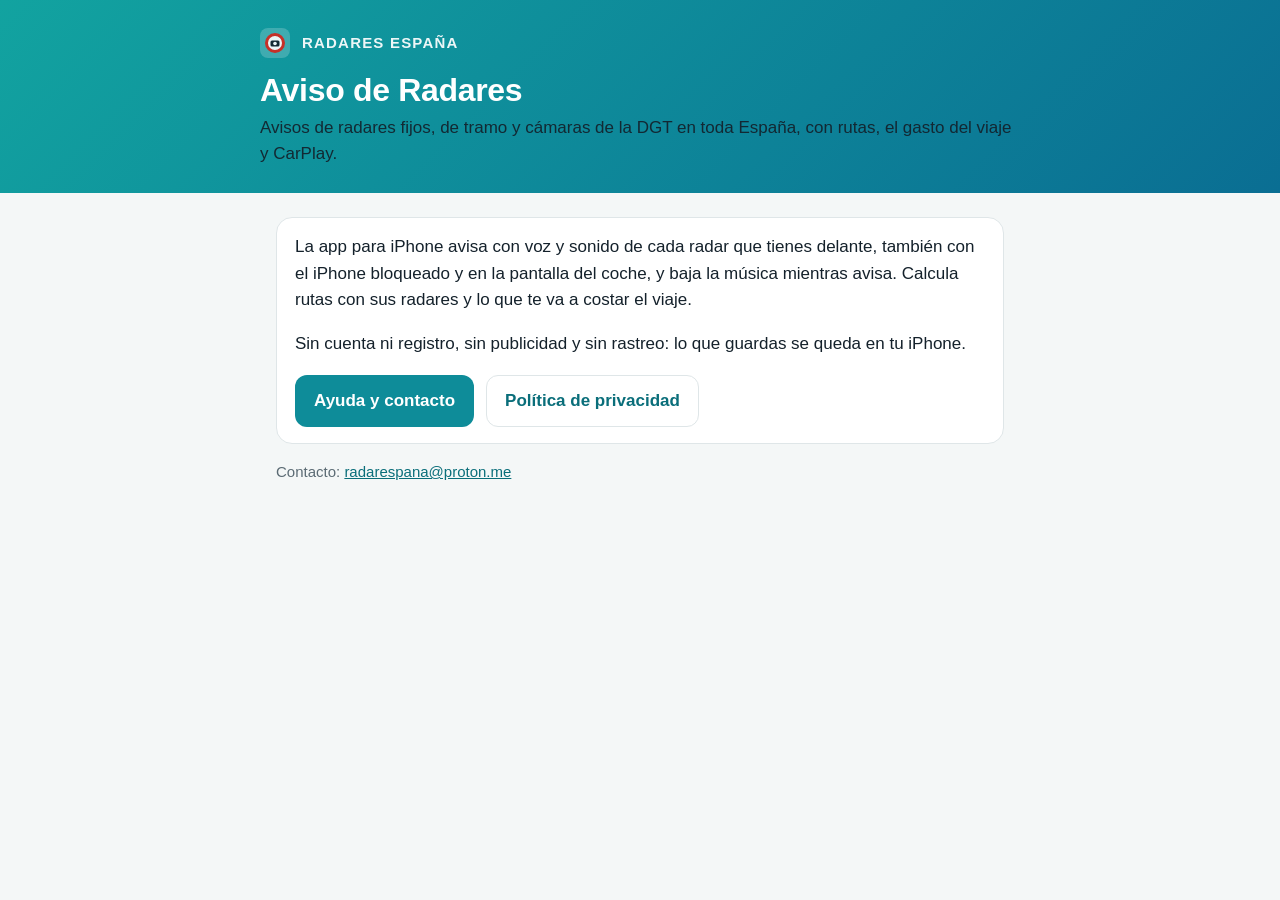
<file: index.html>
<!doctype html>
<html lang="es">
<head>
<meta charset="utf-8">
<meta name="viewport" content="width=device-width, initial-scale=1">
<title>Aviso de Radares · Radares España</title>
<meta name="description" content="Avisos de radares fijos, de tramo y cámaras de la DGT, con rutas y CarPlay. Sin cuenta, sin publicidad y sin rastreo.">
<link rel="stylesheet" href="estilo.css">
</head>
<body>
<header>
  <div class="caja">
    <span class="marca"><svg width="30" height="30" viewBox="0 0 30 30" aria-hidden="true"><rect width="30" height="30" rx="8" fill="#fff" fill-opacity=".22"/><circle cx="15" cy="15" r="8.5" fill="#fff" stroke="#d6281f" stroke-width="3"/><rect x="10.5" y="12.5" width="9" height="6" rx="1.5" fill="#14212b"/><circle cx="15" cy="15.5" r="1.8" fill="#fff"/></svg>Radares España</span>
    <h1>Aviso de Radares</h1>
    <p>Avisos de radares fijos, de tramo y cámaras de la DGT en toda España, con rutas, el gasto del viaje y CarPlay.</p>
  </div>
</header>
<main>
  <div class="tarjeta">
    <p style="margin-top:0">La app para iPhone avisa con voz y sonido de cada radar que tienes delante, también con el iPhone bloqueado
    y en la pantalla del coche, y baja la música mientras avisa. Calcula rutas con sus radares y lo que te va a costar el viaje.</p>
    <p style="margin-bottom:0">Sin cuenta ni registro, sin publicidad y sin rastreo: lo que guardas se queda en tu iPhone.</p>
    <div class="botones">
      <a class="boton principal" href="soporte.html">Ayuda y contacto</a>
      <a class="boton" href="privacidad.html">Política de privacidad</a>
    </div>
  </div>
  <p class="suave">Contacto: <a href="mailto:radarespana@proton.me">radarespana@proton.me</a></p>
</main>
</body>
</html>
</file>
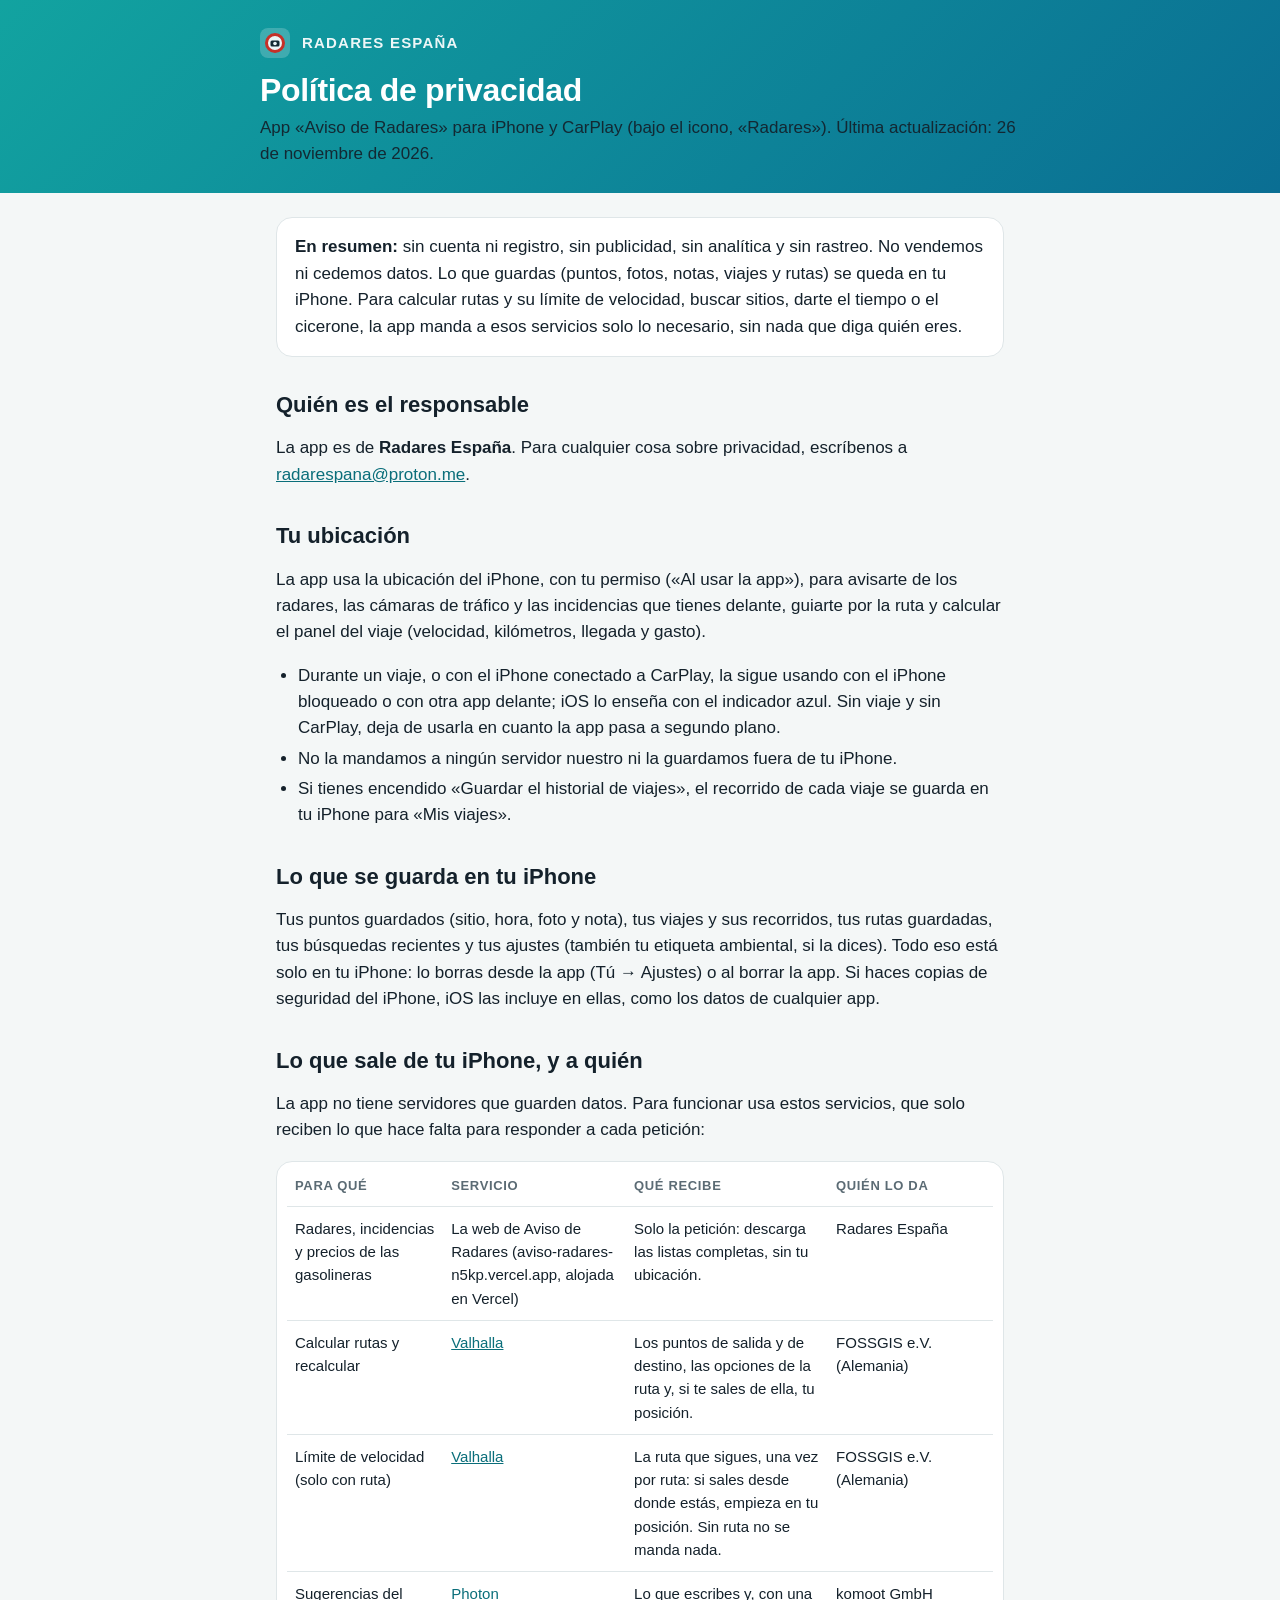
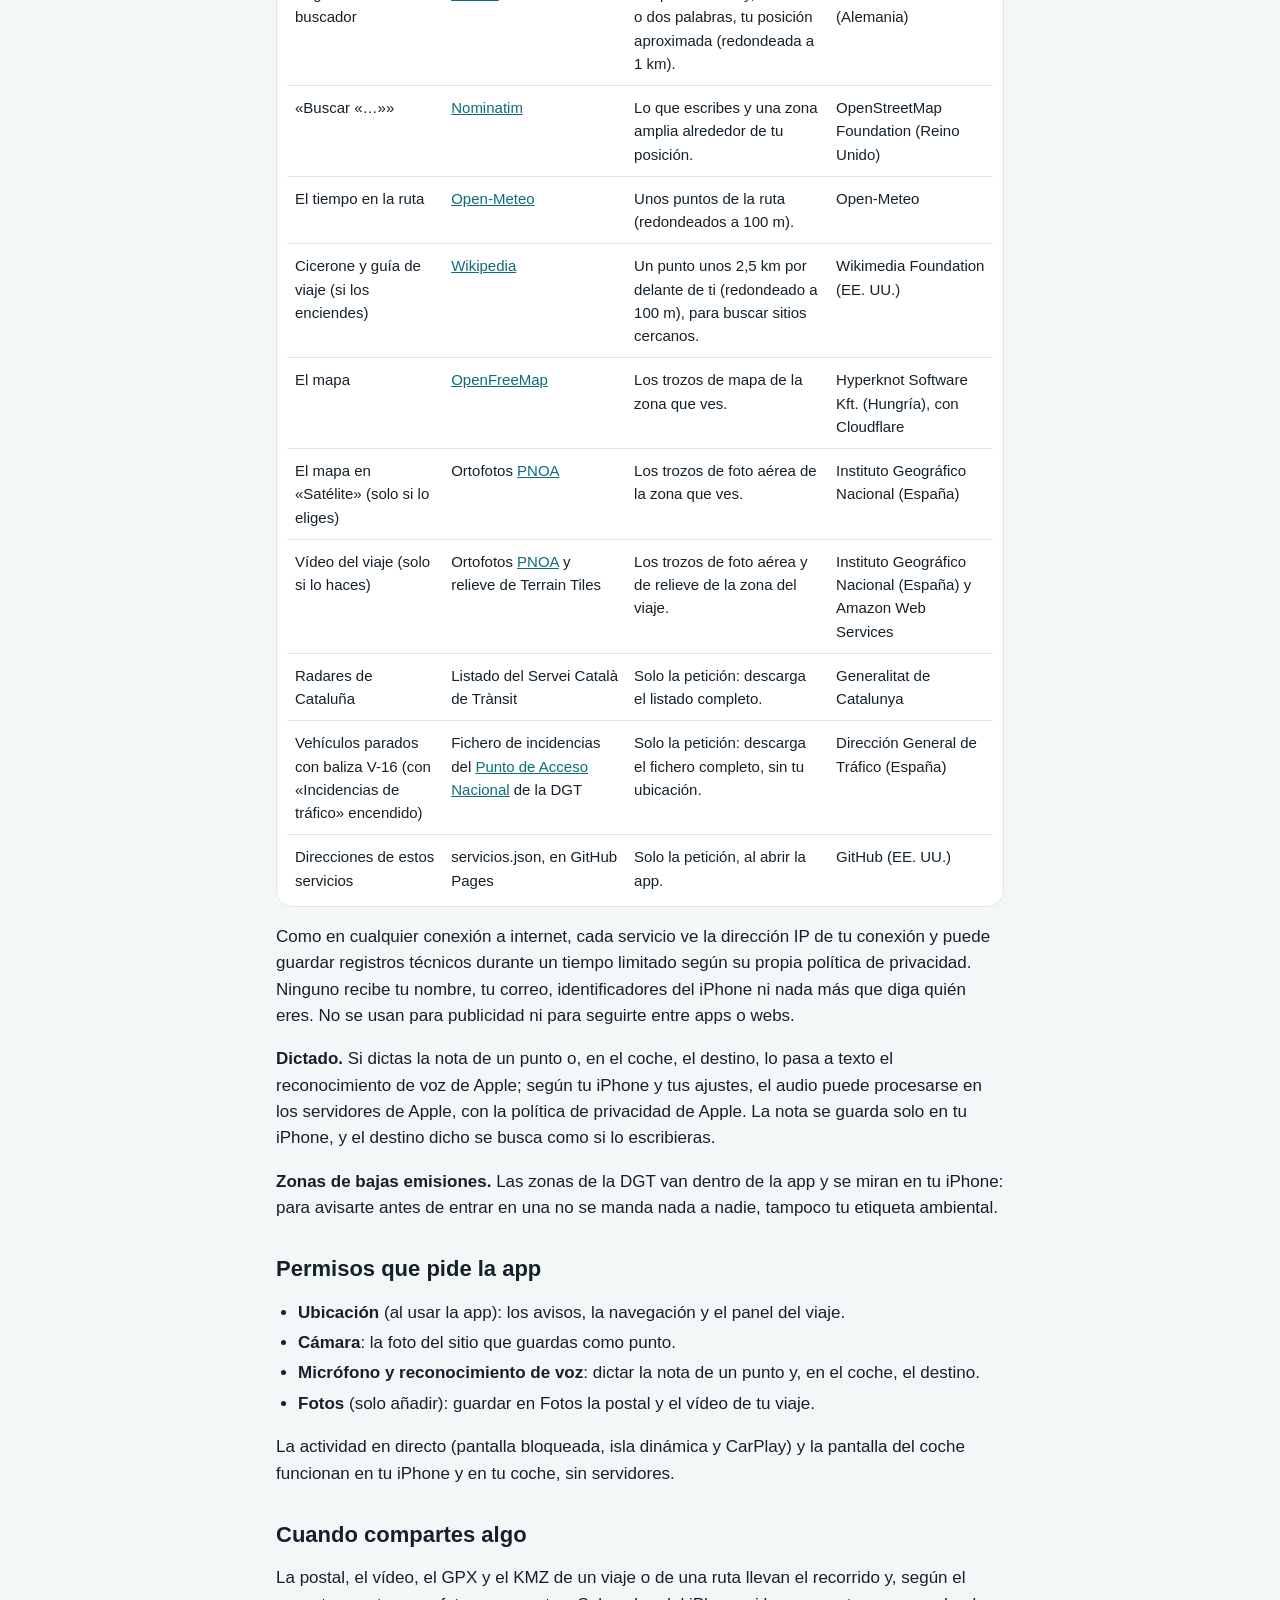
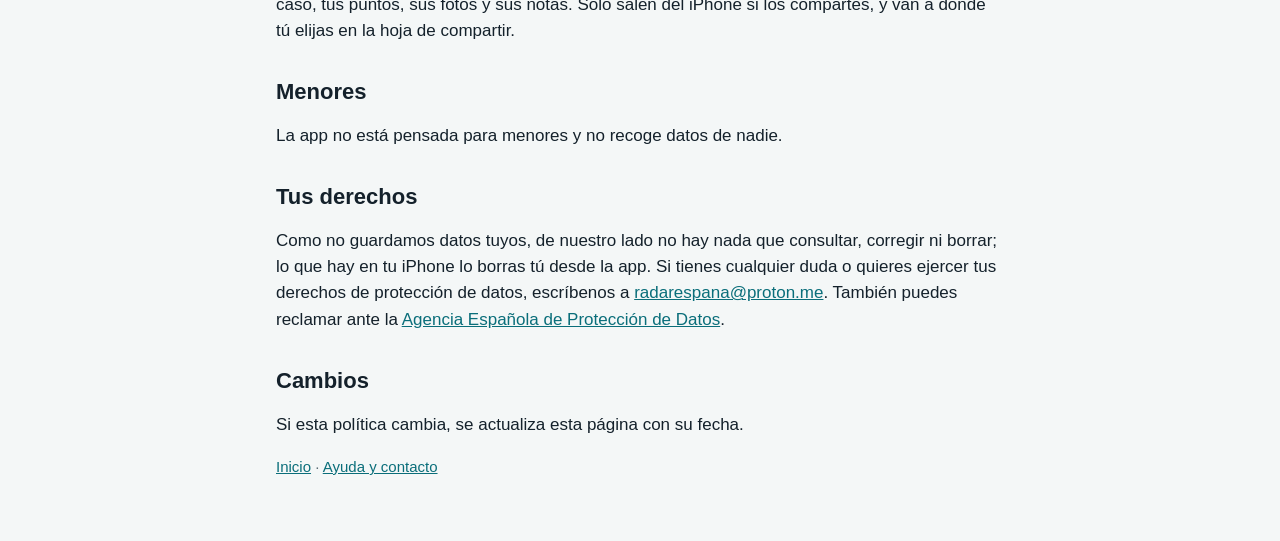
<file: privacidad.html>
<!doctype html>
<html lang="es">
<head>
<meta charset="utf-8">
<meta name="viewport" content="width=device-width, initial-scale=1">
<title>Política de privacidad · Aviso de Radares</title>
<meta name="description" content="Qué datos usa la app Aviso de Radares, para qué y con quién.">
<link rel="stylesheet" href="estilo.css">
</head>
<body>
<header>
  <div class="caja">
    <a class="marca" href="./"><svg width="30" height="30" viewBox="0 0 30 30" aria-hidden="true"><rect width="30" height="30" rx="8" fill="#fff" fill-opacity=".22"/><circle cx="15" cy="15" r="8.5" fill="#fff" stroke="#d6281f" stroke-width="3"/><rect x="10.5" y="12.5" width="9" height="6" rx="1.5" fill="#14212b"/><circle cx="15" cy="15.5" r="1.8" fill="#fff"/></svg>Radares España</a>
    <h1>Política de privacidad</h1>
    <p>App «Aviso de Radares» para iPhone y CarPlay (bajo el icono, «Radares»). Última actualización: 26 de noviembre de 2026.</p>
  </div>
</header>
<main>

<div class="tarjeta">
  <strong>En resumen:</strong> sin cuenta ni registro, sin publicidad, sin analítica y sin rastreo. No vendemos ni cedemos datos.
  Lo que guardas (puntos, fotos, notas, viajes y rutas) se queda en tu iPhone. Para calcular rutas y su límite de velocidad, buscar sitios, darte el tiempo
  o el cicerone, la app manda a esos servicios solo lo necesario, sin nada que diga quién eres.
</div>

<h2>Quién es el responsable</h2>
<p>La app es de <strong>Radares España</strong>. Para cualquier cosa sobre privacidad, escríbenos a
<a href="mailto:radarespana@proton.me">radarespana@proton.me</a>.</p>

<h2>Tu ubicación</h2>
<p>La app usa la ubicación del iPhone, con tu permiso («Al usar la app»), para avisarte de los radares, las cámaras de tráfico y las
incidencias que tienes delante, guiarte por la ruta y calcular el panel del viaje (velocidad, kilómetros, llegada y gasto).</p>
<ul>
  <li>Durante un viaje, o con el iPhone conectado a CarPlay, la sigue usando con el iPhone bloqueado o con otra app delante; iOS lo
  enseña con el indicador azul. Sin viaje y sin CarPlay, deja de usarla en cuanto la app pasa a segundo plano.</li>
  <li>No la mandamos a ningún servidor nuestro ni la guardamos fuera de tu iPhone.</li>
  <li>Si tienes encendido «Guardar el historial de viajes», el recorrido de cada viaje se guarda en tu iPhone para «Mis viajes».</li>
</ul>

<h2>Lo que se guarda en tu iPhone</h2>
<p>Tus puntos guardados (sitio, hora, foto y nota), tus viajes y sus recorridos, tus rutas guardadas, tus búsquedas recientes y tus
ajustes (también tu etiqueta ambiental, si la dices). Todo eso está solo en tu iPhone: lo borras desde la app (Tú → Ajustes) o al borrar la app. Si haces copias de seguridad del
iPhone, iOS las incluye en ellas, como los datos de cualquier app.</p>

<h2>Lo que sale de tu iPhone, y a quién</h2>
<p>La app no tiene servidores que guarden datos. Para funcionar usa estos servicios, que solo reciben lo que hace falta para responder
a cada petición:</p>
<div class="tabla">
<table>
  <thead><tr><th>Para qué</th><th>Servicio</th><th>Qué recibe</th><th>Quién lo da</th></tr></thead>
  <tbody>
    <tr><td>Radares, incidencias y precios de las gasolineras</td><td>La web de Aviso de Radares (aviso-radares-n5kp.vercel.app, alojada en Vercel)</td><td>Solo la petición: descarga las listas completas, sin tu ubicación.</td><td>Radares España</td></tr>
    <tr><td>Calcular rutas y recalcular</td><td><a href="https://valhalla1.openstreetmap.de/">Valhalla</a></td><td>Los puntos de salida y de destino, las opciones de la ruta y, si te sales de ella, tu posición.</td><td>FOSSGIS e.V. (Alemania)</td></tr>
    <tr><td>Límite de velocidad (solo con ruta)</td><td><a href="https://valhalla1.openstreetmap.de/">Valhalla</a></td><td>La ruta que sigues, una vez por ruta: si sales desde donde estás, empieza en tu posición. Sin ruta no se manda nada.</td><td>FOSSGIS e.V. (Alemania)</td></tr>
    <tr><td>Sugerencias del buscador</td><td><a href="https://photon.komoot.io/">Photon</a></td><td>Lo que escribes y, con una o dos palabras, tu posición aproximada (redondeada a 1 km).</td><td>komoot GmbH (Alemania)</td></tr>
    <tr><td>«Buscar «…»»</td><td><a href="https://nominatim.org/">Nominatim</a></td><td>Lo que escribes y una zona amplia alrededor de tu posición.</td><td>OpenStreetMap Foundation (Reino Unido)</td></tr>
    <tr><td>El tiempo en la ruta</td><td><a href="https://open-meteo.com/">Open-Meteo</a></td><td>Unos puntos de la ruta (redondeados a 100 m).</td><td>Open-Meteo</td></tr>
    <tr><td>Cicerone y guía de viaje (si los enciendes)</td><td><a href="https://es.wikipedia.org/">Wikipedia</a></td><td>Un punto unos 2,5 km por delante de ti (redondeado a 100 m), para buscar sitios cercanos.</td><td>Wikimedia Foundation (EE. UU.)</td></tr>
    <tr><td>El mapa</td><td><a href="https://openfreemap.org/">OpenFreeMap</a></td><td>Los trozos de mapa de la zona que ves.</td><td>Hyperknot Software Kft. (Hungría), con Cloudflare</td></tr>
    <tr><td>El mapa en «Satélite» (solo si lo eliges)</td><td>Ortofotos <a href="https://pnoa.ign.es/">PNOA</a></td><td>Los trozos de foto aérea de la zona que ves.</td><td>Instituto Geográfico Nacional (España)</td></tr>
    <tr><td>Vídeo del viaje (solo si lo haces)</td><td>Ortofotos <a href="https://pnoa.ign.es/">PNOA</a> y relieve de Terrain Tiles</td><td>Los trozos de foto aérea y de relieve de la zona del viaje.</td><td>Instituto Geográfico Nacional (España) y Amazon Web Services</td></tr>
    <tr><td>Radares de Cataluña</td><td>Listado del Servei Català de Trànsit</td><td>Solo la petición: descarga el listado completo.</td><td>Generalitat de Catalunya</td></tr>
    <tr><td>Vehículos parados con baliza V-16 (con «Incidencias de tráfico» encendido)</td><td>Fichero de incidencias del <a href="https://nap.dgt.es/">Punto de Acceso Nacional</a> de la DGT</td><td>Solo la petición: descarga el fichero completo, sin tu ubicación.</td><td>Dirección General de Tráfico (España)</td></tr>
    <tr><td>Direcciones de estos servicios</td><td>servicios.json, en GitHub Pages</td><td>Solo la petición, al abrir la app.</td><td>GitHub (EE. UU.)</td></tr>
  </tbody>
</table>
</div>
<p>Como en cualquier conexión a internet, cada servicio ve la dirección IP de tu conexión y puede guardar registros técnicos durante
un tiempo limitado según su propia política de privacidad. Ninguno recibe tu nombre, tu correo, identificadores del iPhone ni nada
más que diga quién eres. No se usan para publicidad ni para seguirte entre apps o webs.</p>
<p><strong>Dictado.</strong> Si dictas la nota de un punto o, en el coche, el destino, lo pasa a texto el reconocimiento de voz de Apple;
según tu iPhone y tus ajustes, el audio puede procesarse en los servidores de Apple, con la política de privacidad de Apple. La nota se
guarda solo en tu iPhone, y el destino dicho se busca como si lo escribieras.</p>

<p><strong>Zonas de bajas emisiones.</strong> Las zonas de la DGT van dentro de la app y se miran en tu iPhone: para avisarte antes de
entrar en una no se manda nada a nadie, tampoco tu etiqueta ambiental.</p>

<h2>Permisos que pide la app</h2>
<ul>
  <li><strong>Ubicación</strong> (al usar la app): los avisos, la navegación y el panel del viaje.</li>
  <li><strong>Cámara</strong>: la foto del sitio que guardas como punto.</li>
  <li><strong>Micrófono y reconocimiento de voz</strong>: dictar la nota de un punto y, en el coche, el destino.</li>
  <li><strong>Fotos</strong> (solo añadir): guardar en Fotos la postal y el vídeo de tu viaje.</li>
</ul>
<p>La actividad en directo (pantalla bloqueada, isla dinámica y CarPlay) y la pantalla del coche funcionan en tu iPhone y en tu coche,
sin servidores.</p>

<h2>Cuando compartes algo</h2>
<p>La postal, el vídeo, el GPX y el KMZ de un viaje o de una ruta llevan el recorrido y, según el caso, tus puntos, sus fotos y sus
notas. Solo salen del iPhone si los compartes, y van a donde tú elijas en la hoja de compartir.</p>

<h2>Menores</h2>
<p>La app no está pensada para menores y no recoge datos de nadie.</p>

<h2>Tus derechos</h2>
<p>Como no guardamos datos tuyos, de nuestro lado no hay nada que consultar, corregir ni borrar; lo que hay en tu iPhone lo borras tú
desde la app. Si tienes cualquier duda o quieres ejercer tus derechos de protección de datos, escríbenos a
<a href="mailto:radarespana@proton.me">radarespana@proton.me</a>. También puedes reclamar ante la
<a href="https://www.aepd.es/">Agencia Española de Protección de Datos</a>.</p>

<h2>Cambios</h2>
<p>Si esta política cambia, se actualiza esta página con su fecha.</p>

<p class="suave"><a href="./">Inicio</a> · <a href="soporte.html">Ayuda y contacto</a></p>
</main>
</body>
</html>
</file>
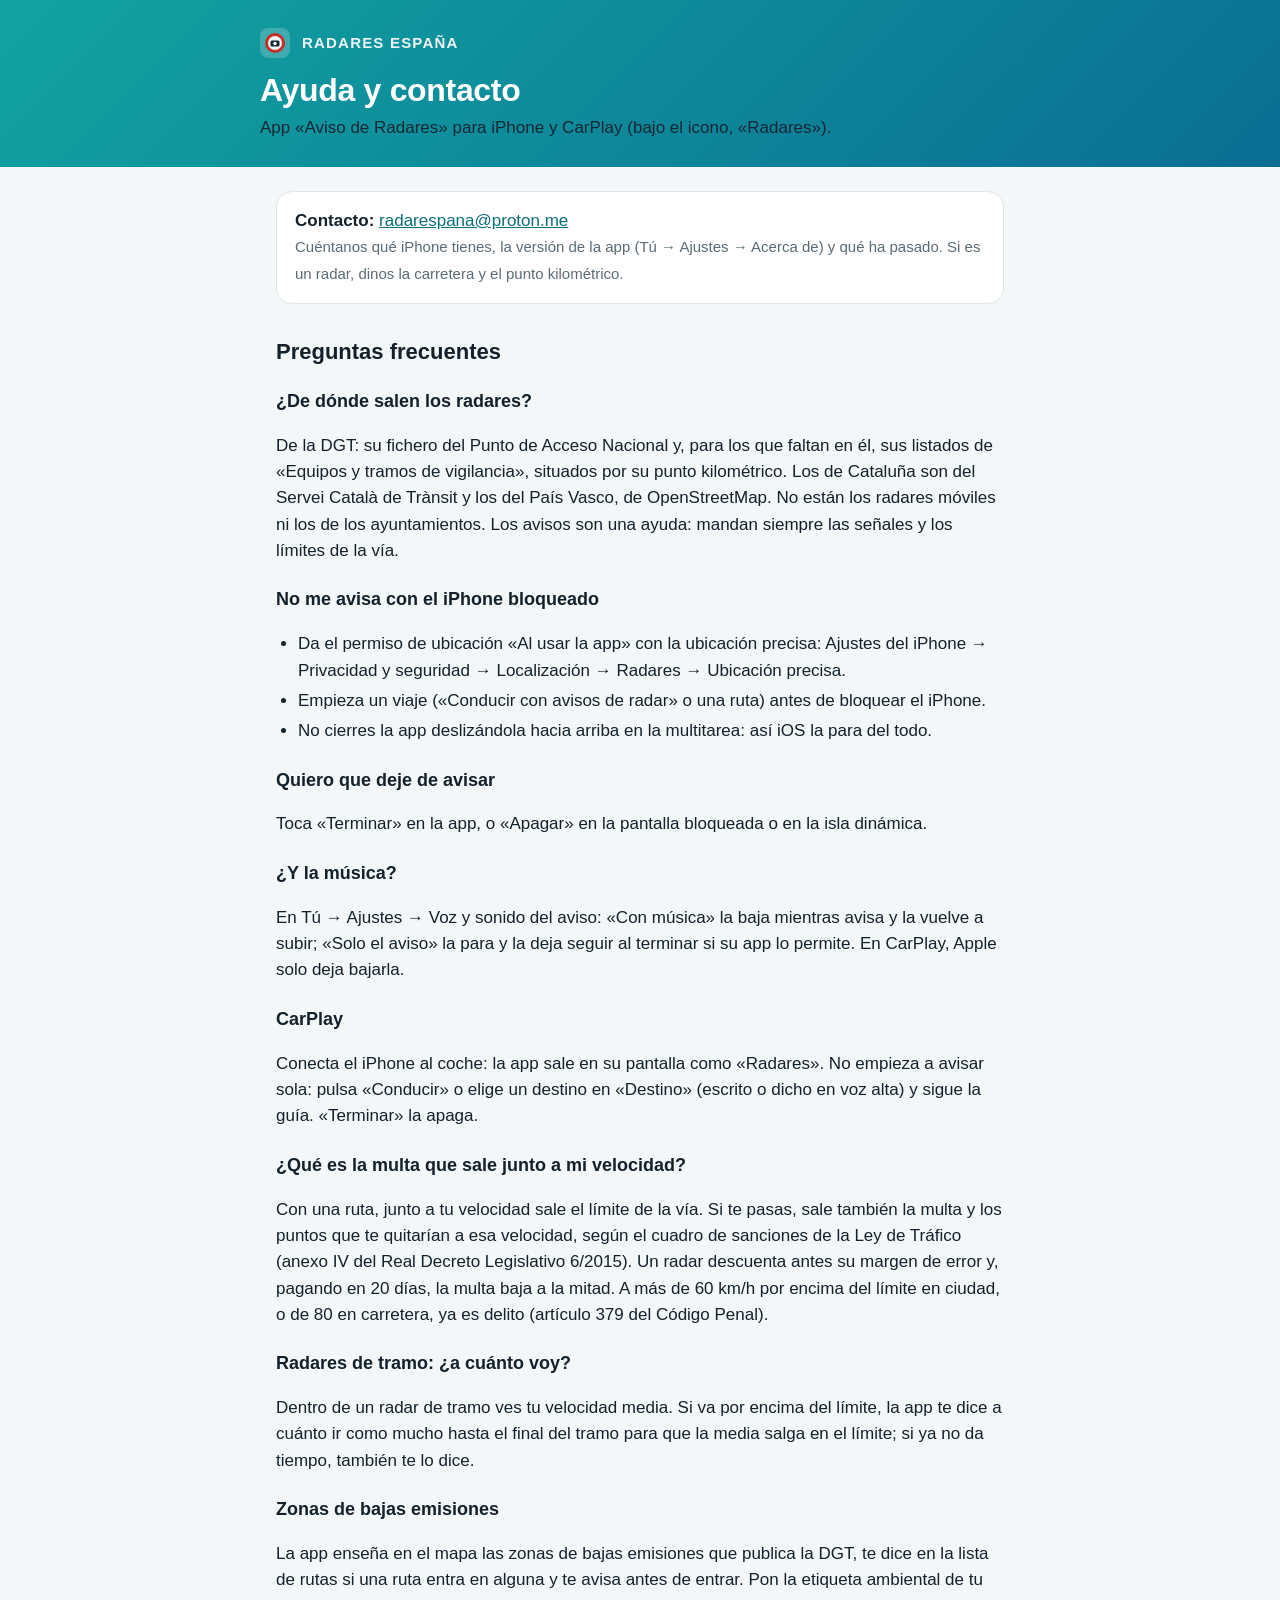
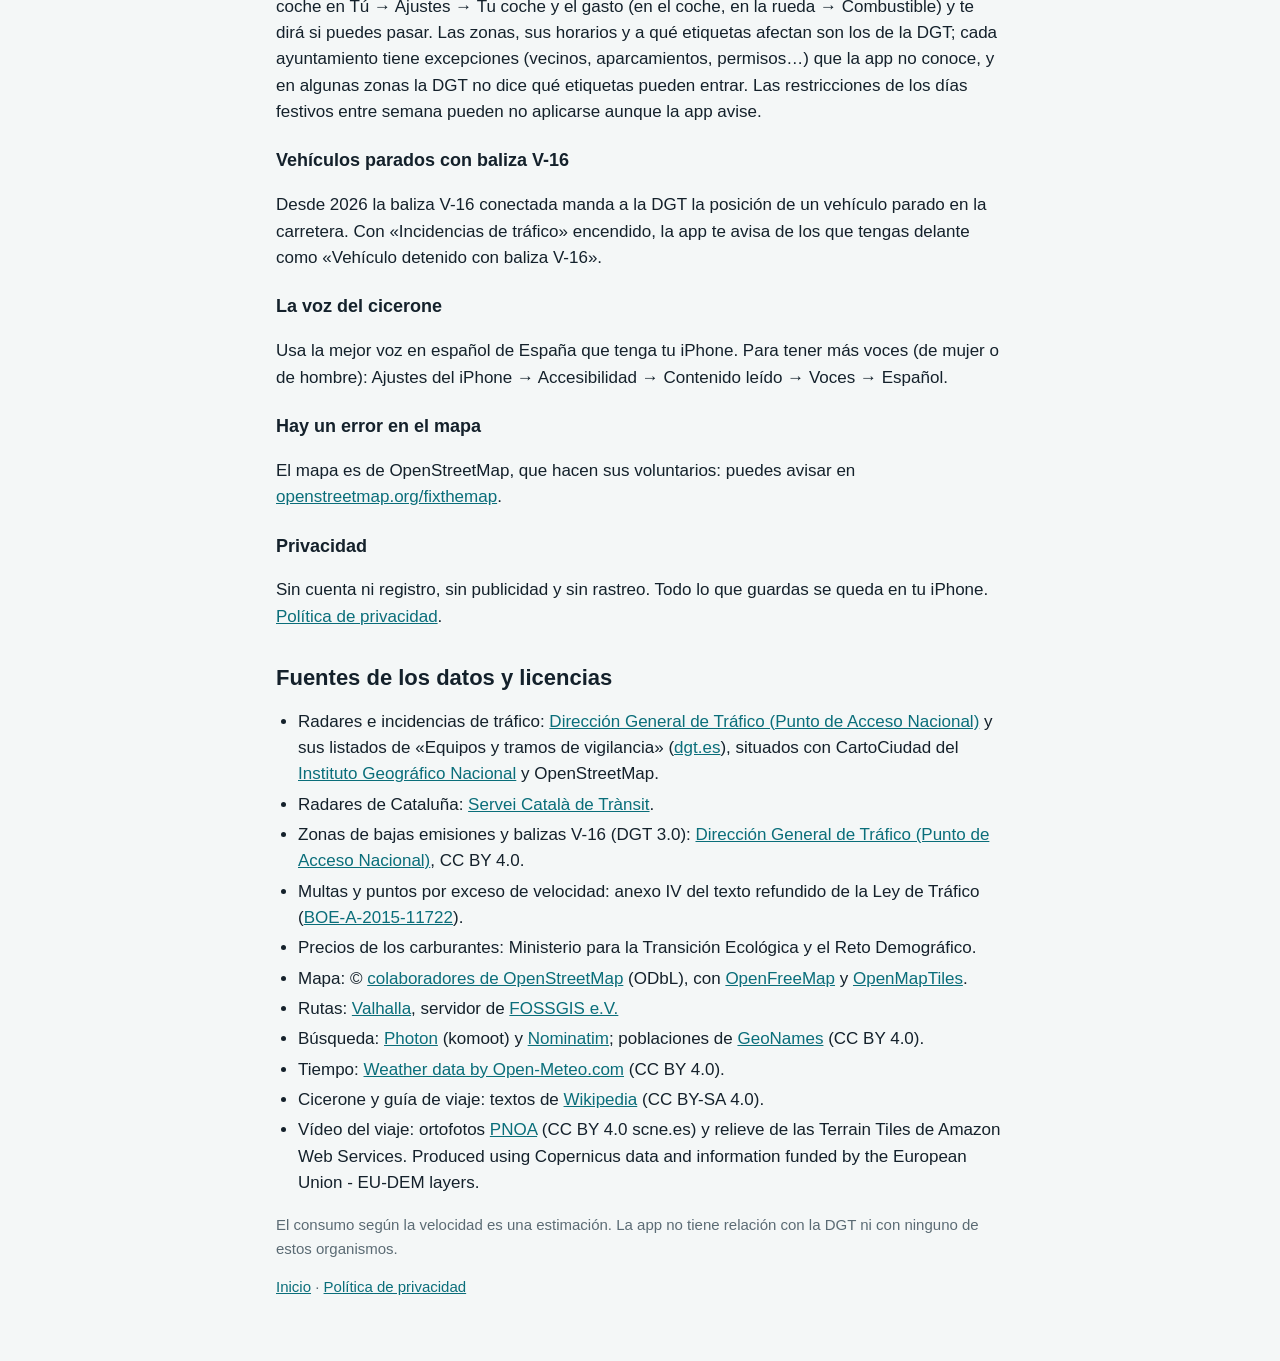
<file: soporte.html>
<!doctype html>
<html lang="es">
<head>
<meta charset="utf-8">
<meta name="viewport" content="width=device-width, initial-scale=1">
<title>Ayuda y contacto · Aviso de Radares</title>
<meta name="description" content="Ayuda, preguntas frecuentes, contacto y fuentes de los datos de la app Aviso de Radares.">
<link rel="stylesheet" href="estilo.css">
</head>
<body>
<header>
  <div class="caja">
    <a class="marca" href="./"><svg width="30" height="30" viewBox="0 0 30 30" aria-hidden="true"><rect width="30" height="30" rx="8" fill="#fff" fill-opacity=".22"/><circle cx="15" cy="15" r="8.5" fill="#fff" stroke="#d6281f" stroke-width="3"/><rect x="10.5" y="12.5" width="9" height="6" rx="1.5" fill="#14212b"/><circle cx="15" cy="15.5" r="1.8" fill="#fff"/></svg>Radares España</a>
    <h1>Ayuda y contacto</h1>
    <p>App «Aviso de Radares» para iPhone y CarPlay (bajo el icono, «Radares»).</p>
  </div>
</header>
<main>

<div class="tarjeta">
  <strong>Contacto:</strong> <a href="mailto:radarespana@proton.me">radarespana@proton.me</a><br>
  <span class="suave">Cuéntanos qué iPhone tienes, la versión de la app (Tú → Ajustes → Acerca de) y qué ha pasado. Si es un radar,
  dinos la carretera y el punto kilométrico.</span>
</div>

<h2>Preguntas frecuentes</h2>

<h3>¿De dónde salen los radares?</h3>
<p>De la DGT: su fichero del Punto de Acceso Nacional y, para los que faltan en él, sus listados de «Equipos y tramos de vigilancia»,
situados por su punto kilométrico. Los de Cataluña son del Servei Català de Trànsit y los del País Vasco, de OpenStreetMap. No están
los radares móviles ni los de los ayuntamientos. Los avisos son una ayuda: mandan siempre las señales y los límites de la vía.</p>

<h3>No me avisa con el iPhone bloqueado</h3>
<ul>
  <li>Da el permiso de ubicación «Al usar la app» con la ubicación precisa: Ajustes del iPhone → Privacidad y seguridad → Localización
  → Radares → Ubicación precisa.</li>
  <li>Empieza un viaje («Conducir con avisos de radar» o una ruta) antes de bloquear el iPhone.</li>
  <li>No cierres la app deslizándola hacia arriba en la multitarea: así iOS la para del todo.</li>
</ul>

<h3>Quiero que deje de avisar</h3>
<p>Toca «Terminar» en la app, o «Apagar» en la pantalla bloqueada o en la isla dinámica.</p>

<h3>¿Y la música?</h3>
<p>En Tú → Ajustes → Voz y sonido del aviso: «Con música» la baja mientras avisa y la vuelve a subir; «Solo el aviso» la para y la
deja seguir al terminar si su app lo permite. En CarPlay, Apple solo deja bajarla.</p>

<h3>CarPlay</h3>
<p>Conecta el iPhone al coche: la app sale en su pantalla como «Radares». No empieza a avisar sola: pulsa «Conducir» o elige un
destino en «Destino» (escrito o dicho en voz alta) y sigue la guía. «Terminar» la apaga.</p>

<h3>¿Qué es la multa que sale junto a mi velocidad?</h3>
<p>Con una ruta, junto a tu velocidad sale el límite de la vía. Si te pasas, sale también la multa y los puntos que te quitarían a esa
velocidad, según el cuadro de sanciones de la Ley de Tráfico (anexo IV del Real Decreto Legislativo 6/2015). Un radar descuenta antes su
margen de error y, pagando en 20 días, la multa baja a la mitad. A más de 60 km/h por encima del límite en ciudad, o de 80 en carretera,
ya es delito (artículo 379 del Código Penal).</p>

<h3>Radares de tramo: ¿a cuánto voy?</h3>
<p>Dentro de un radar de tramo ves tu velocidad media. Si va por encima del límite, la app te dice a cuánto ir como mucho hasta el final
del tramo para que la media salga en el límite; si ya no da tiempo, también te lo dice.</p>

<h3>Zonas de bajas emisiones</h3>
<p>La app enseña en el mapa las zonas de bajas emisiones que publica la DGT, te dice en la lista de rutas si una ruta entra en alguna y
te avisa antes de entrar. Pon la etiqueta ambiental de tu coche en Tú → Ajustes → Tu coche y el gasto (en el coche, en la rueda →
Combustible) y te dirá si puedes pasar. Las zonas, sus horarios y a qué etiquetas afectan son los de la DGT; cada ayuntamiento tiene
excepciones (vecinos, aparcamientos, permisos…) que la app no conoce, y en algunas zonas la DGT no dice qué etiquetas pueden entrar.
Las restricciones de los días festivos entre semana pueden no aplicarse aunque la app avise.</p>

<h3>Vehículos parados con baliza V-16</h3>
<p>Desde 2026 la baliza V-16 conectada manda a la DGT la posición de un vehículo parado en la carretera. Con «Incidencias de tráfico»
encendido, la app te avisa de los que tengas delante como «Vehículo detenido con baliza V-16».</p>

<h3>La voz del cicerone</h3>
<p>Usa la mejor voz en español de España que tenga tu iPhone. Para tener más voces (de mujer o de hombre): Ajustes del iPhone →
Accesibilidad → Contenido leído → Voces → Español.</p>

<h3>Hay un error en el mapa</h3>
<p>El mapa es de OpenStreetMap, que hacen sus voluntarios: puedes avisar en
<a href="https://www.openstreetmap.org/fixthemap">openstreetmap.org/fixthemap</a>.</p>

<h3>Privacidad</h3>
<p>Sin cuenta ni registro, sin publicidad y sin rastreo. Todo lo que guardas se queda en tu iPhone.
<a href="privacidad.html">Política de privacidad</a>.</p>

<h2>Fuentes de los datos y licencias</h2>
<ul>
  <li>Radares e incidencias de tráfico: <a href="https://nap.dgt.es/">Dirección General de Tráfico (Punto de Acceso Nacional)</a> y sus
  listados de «Equipos y tramos de vigilancia» (<a href="https://www.dgt.es/">dgt.es</a>), situados con CartoCiudad del
  <a href="https://www.ign.es/">Instituto Geográfico Nacional</a> y OpenStreetMap.</li>
  <li>Radares de Cataluña: <a href="https://transit.gencat.cat/">Servei Català de Trànsit</a>.</li>
  <li>Zonas de bajas emisiones y balizas V-16 (DGT 3.0): <a href="https://nap.dgt.es/">Dirección General de Tráfico (Punto de Acceso
  Nacional)</a>, CC BY 4.0.</li>
  <li>Multas y puntos por exceso de velocidad: anexo IV del texto refundido de la Ley de Tráfico (<a href="https://www.boe.es/buscar/act.php?id=BOE-A-2015-11722">BOE-A-2015-11722</a>).</li>
  <li>Precios de los carburantes: Ministerio para la Transición Ecológica y el Reto Demográfico.</li>
  <li>Mapa: © <a href="https://www.openstreetmap.org/copyright">colaboradores de OpenStreetMap</a> (ODbL), con
  <a href="https://openfreemap.org/">OpenFreeMap</a> y <a href="https://openmaptiles.org/">OpenMapTiles</a>.</li>
  <li>Rutas: <a href="https://valhalla.github.io/valhalla/">Valhalla</a>, servidor de <a href="https://www.fossgis.de/">FOSSGIS e.V.</a></li>
  <li>Búsqueda: <a href="https://photon.komoot.io/">Photon</a> (komoot) y <a href="https://nominatim.org/">Nominatim</a>; poblaciones de
  <a href="https://www.geonames.org/">GeoNames</a> (CC BY 4.0).</li>
  <li>Tiempo: <a href="https://open-meteo.com/">Weather data by Open-Meteo.com</a> (CC BY 4.0).</li>
  <li>Cicerone y guía de viaje: textos de <a href="https://es.wikipedia.org/">Wikipedia</a> (CC BY-SA 4.0).</li>
  <li>Vídeo del viaje: ortofotos <a href="https://pnoa.ign.es/">PNOA</a> (CC BY 4.0 scne.es) y relieve de las Terrain Tiles de Amazon Web
  Services. Produced using Copernicus data and information funded by the European Union - EU-DEM layers.</li>
</ul>
<p class="suave">El consumo según la velocidad es una estimación. La app no tiene relación con la DGT ni con ninguno de estos organismos.</p>

<p class="suave"><a href="./">Inicio</a> · <a href="privacidad.html">Política de privacidad</a></p>
</main>
</body>
</html>
</file>
<file: estilo.css>
/* Páginas públicas de «Aviso de Radares» (privacidad, ayuda y servicios.json), en GitHub Pages.
   Sin letras ni nada de fuera: ninguna petición a terceros al abrirlas. Colores de la app (paleta «Mar»). */
:root {
  --fondo: #f4f7f7; --placa: #ffffff; --tinta: #14212b; --suave: #5b6b74; --linea: #dfe6e8;
  --marca: #0e8c99; --marca-ink: #0a6e7a; --degradado: linear-gradient(135deg, #12a3a0 0%, #0a6e93 100%);
  --radar: #d6281f;
}
@media (prefers-color-scheme: dark) {
  :root { --fondo: #0f1519; --placa: #172026; --tinta: #e9eff1; --suave: #9fb0b8; --linea: #26323a; --marca: #3cc3c0; --marca-ink: #5fd6d2; }
}
* { box-sizing: border-box; }
html { -webkit-text-size-adjust: 100%; }
body {
  margin: 0; background: var(--fondo); color: var(--tinta);
  font: 17px/1.55 -apple-system, BlinkMacSystemFont, "Segoe UI", Roboto, "Helvetica Neue", Arial, sans-serif;
}
header { background: var(--degradado); color: #fff; padding: 28px 16px 26px; }
header .caja, main { max-width: 760px; margin: 0 auto; }
header a { color: #fff; text-decoration: none; }
.marca { display: flex; align-items: center; gap: 12px; font-weight: 800; font-size: 15px; letter-spacing: .08em; text-transform: uppercase; opacity: .92; }
.marca svg { flex: none; }
h1 { margin: 14px 0 6px; font-size: 32px; line-height: 1.15; letter-spacing: -.01em; }
header p { margin: 0; opacity: .92; }
main { padding: 8px 16px 48px; }
h2 { font-size: 22px; margin: 34px 0 10px; line-height: 1.25; }
h3 { font-size: 18px; margin: 22px 0 6px; }
p, li { color: var(--tinta); }
.suave { color: var(--suave); font-size: 15px; }
a { color: var(--marca-ink); }
.tarjeta { background: var(--placa); border: 1px solid var(--linea); border-radius: 16px; padding: 16px 18px; margin: 16px 0; }
.botones { display: flex; flex-wrap: wrap; gap: 12px; margin-top: 18px; }
.boton { display: inline-block; padding: 12px 18px; border-radius: 12px; background: var(--placa); color: var(--marca-ink); font-weight: 700; text-decoration: none; border: 1px solid var(--linea); }
.boton.principal { background: var(--marca); color: #fff; border-color: transparent; }
table { width: 100%; border-collapse: collapse; font-size: 15px; }
th, td { text-align: left; vertical-align: top; padding: 10px 8px; border-top: 1px solid var(--linea); }
th { color: var(--suave); font-weight: 700; font-size: 13px; text-transform: uppercase; letter-spacing: .05em; border-top: 0; }
.tabla { overflow-x: auto; background: var(--placa); border: 1px solid var(--linea); border-radius: 16px; padding: 4px 10px; margin: 16px 0; }
ul { padding-left: 22px; }
li { margin: 4px 0; }
footer { max-width: 760px; margin: 0 auto; padding: 0 16px 40px; color: var(--suave); font-size: 14px; }
@media (max-width: 560px) {
  h1 { font-size: 27px; }
  th:nth-child(4), td:nth-child(4) { display: none; }
}
</file>
